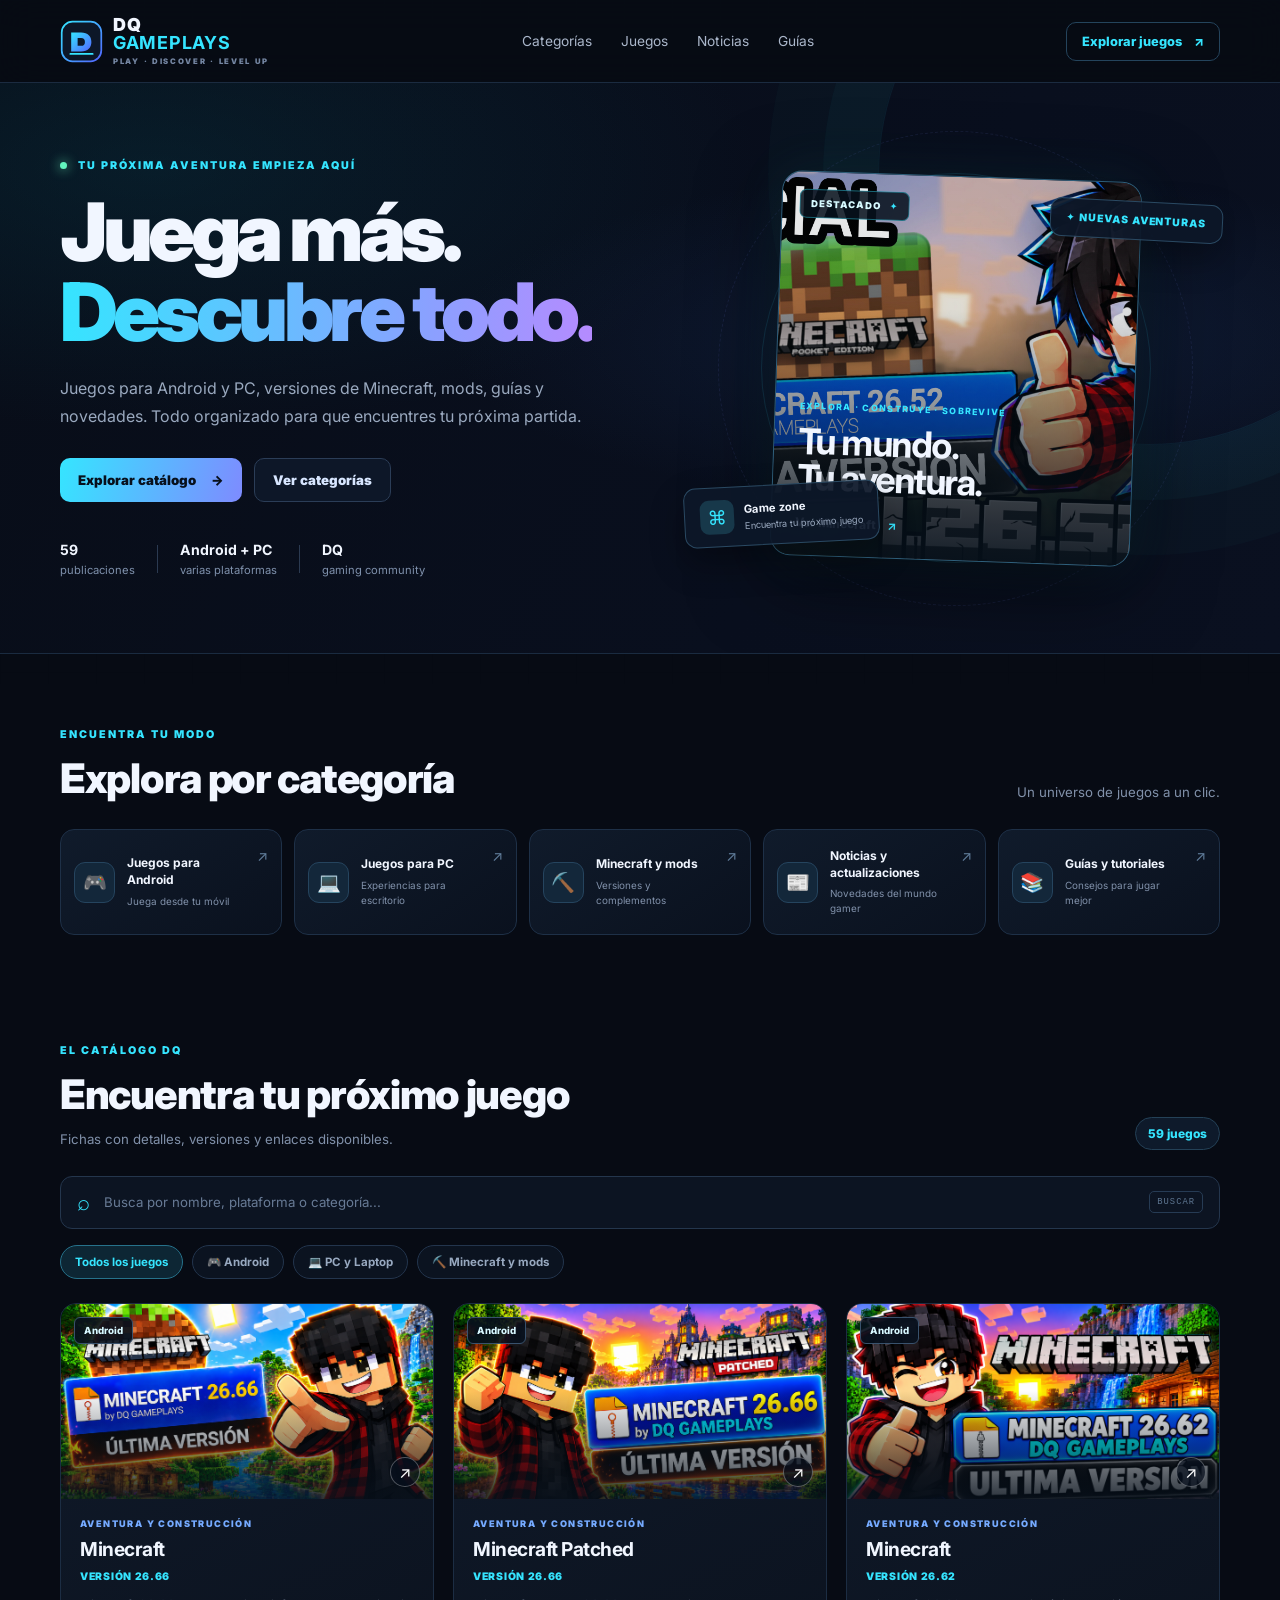
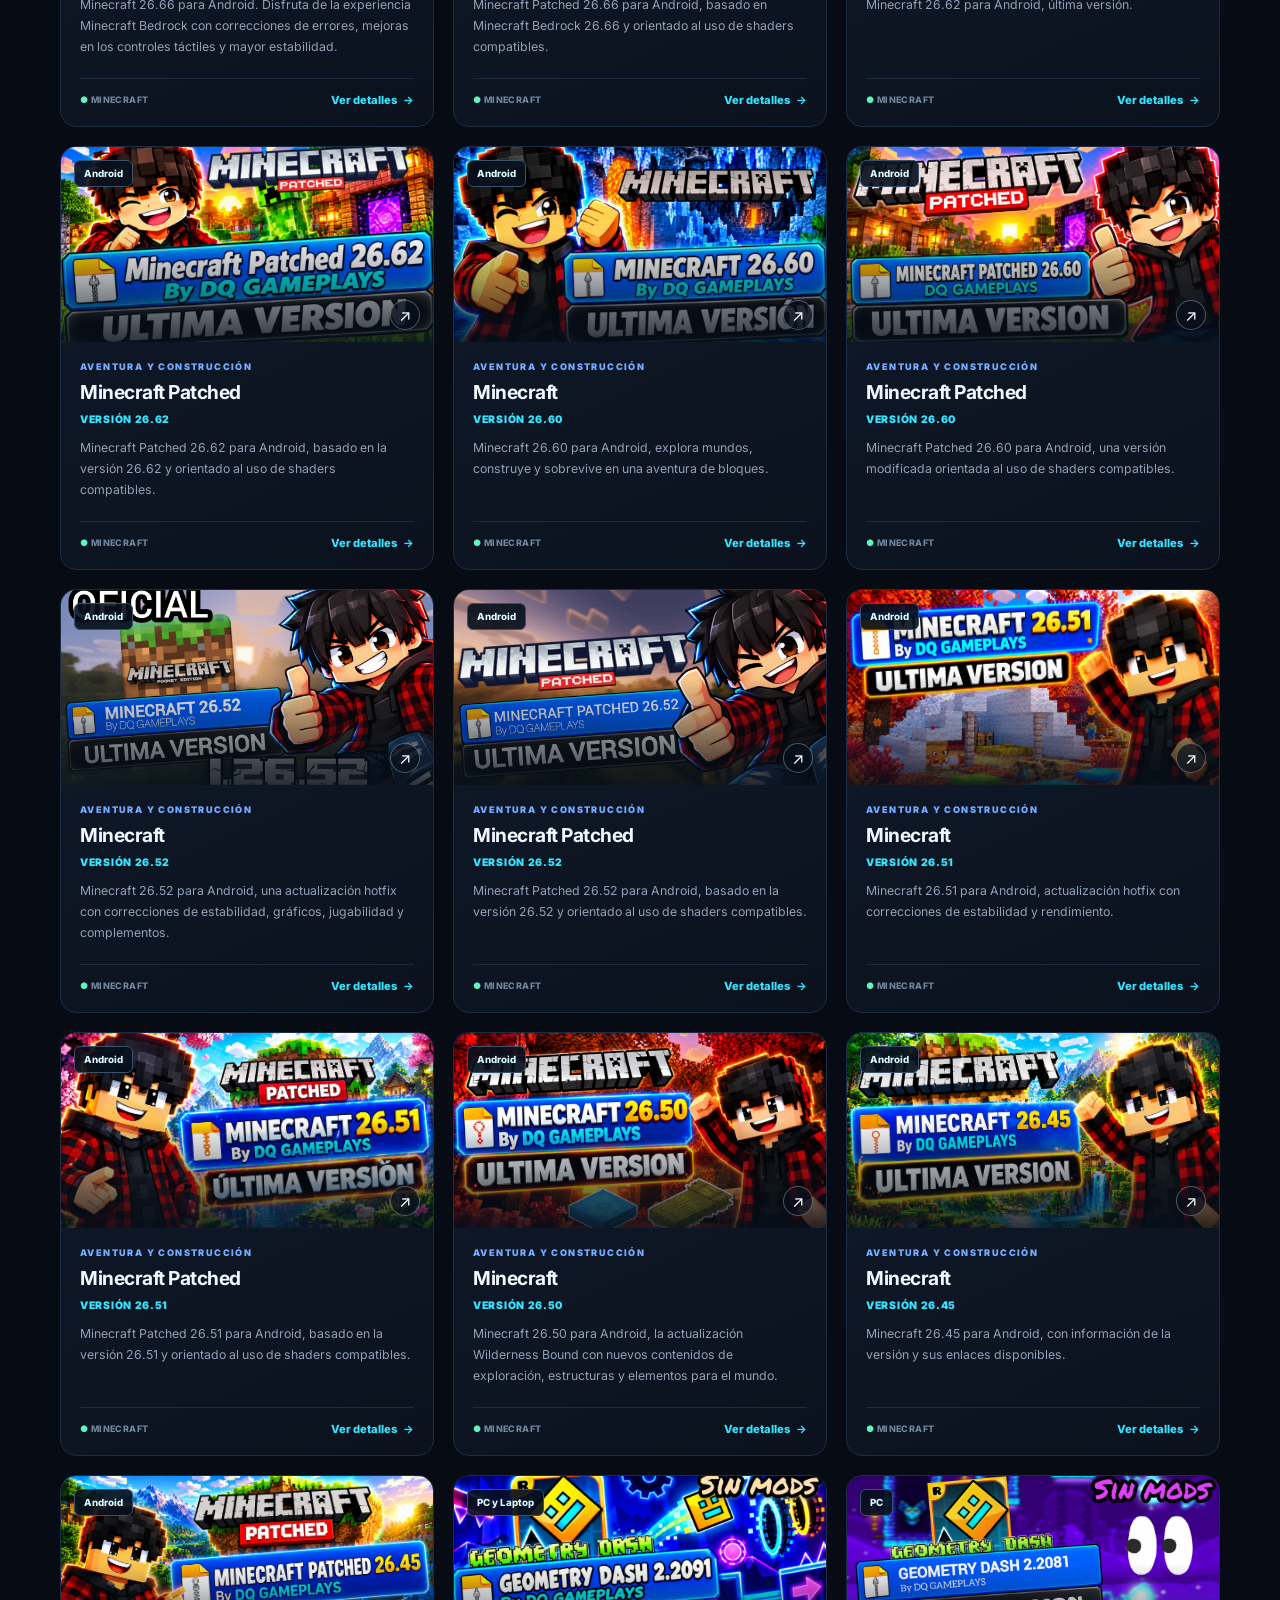
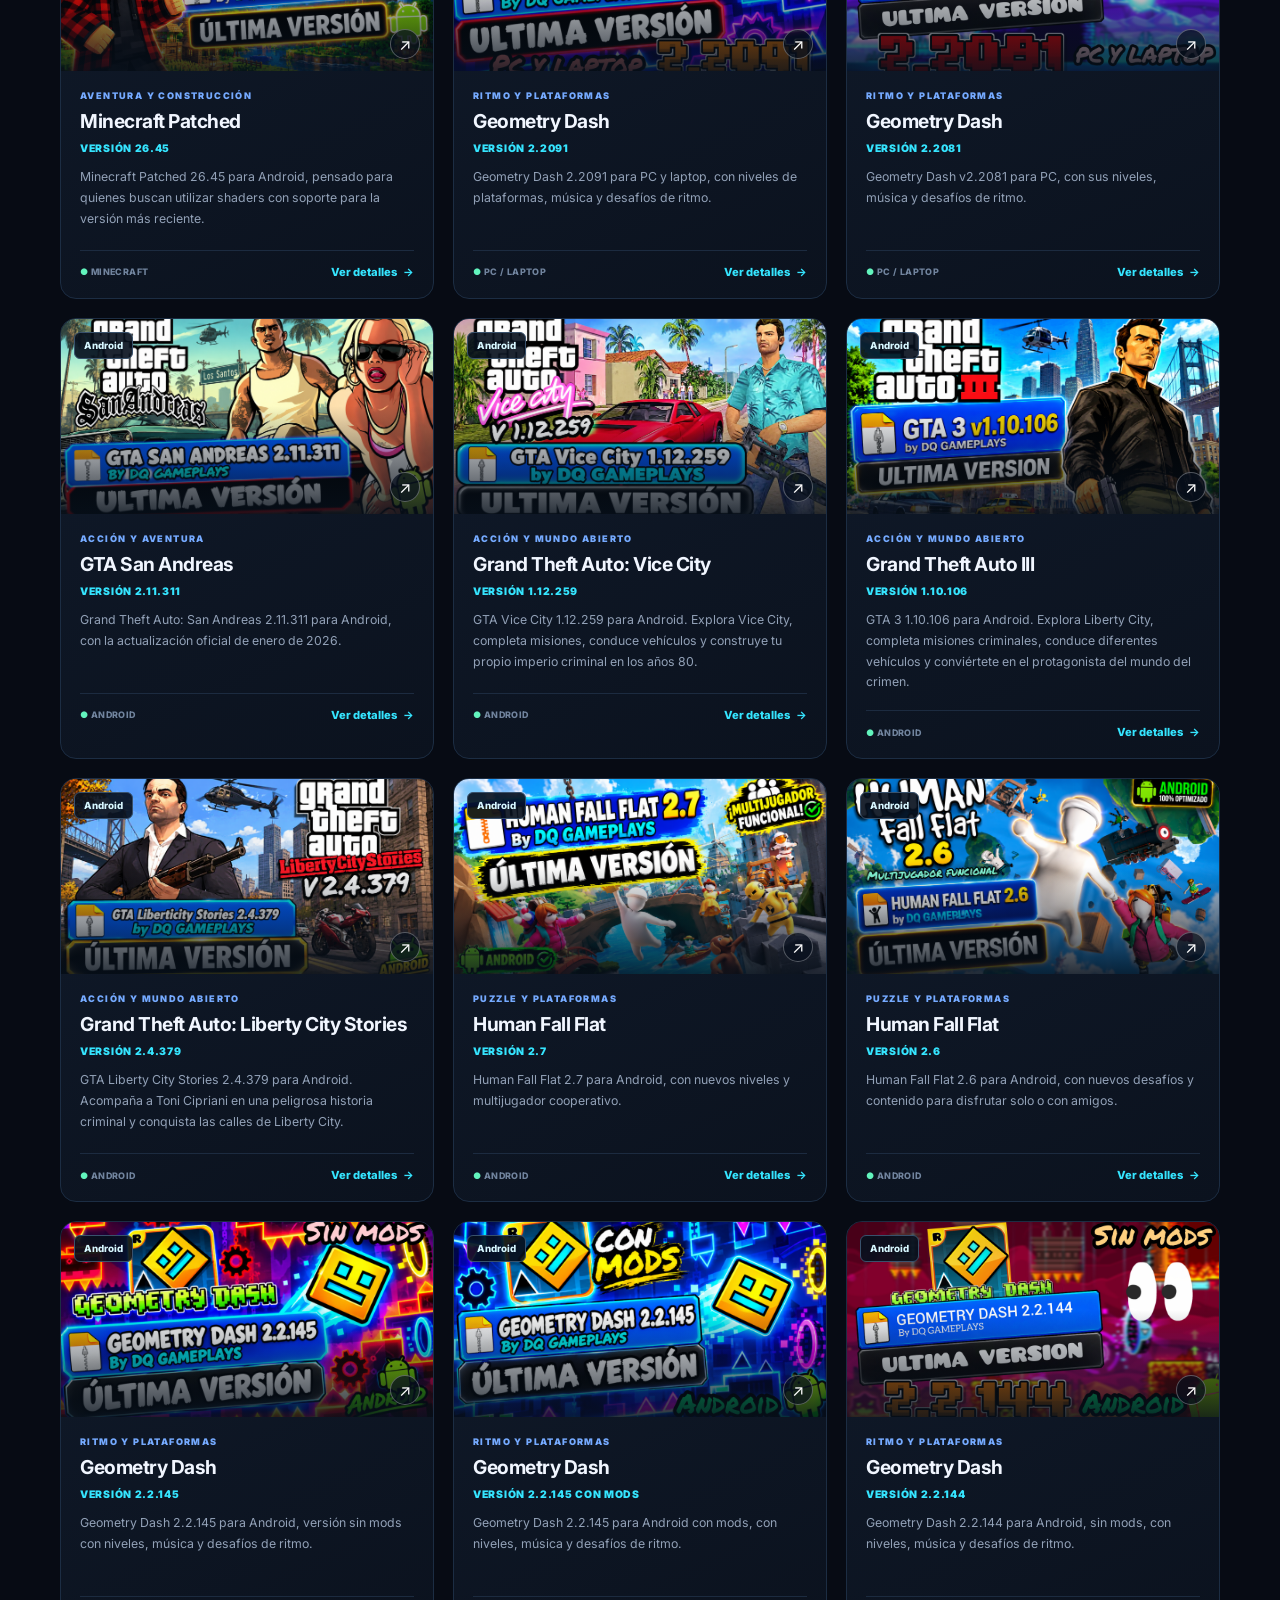
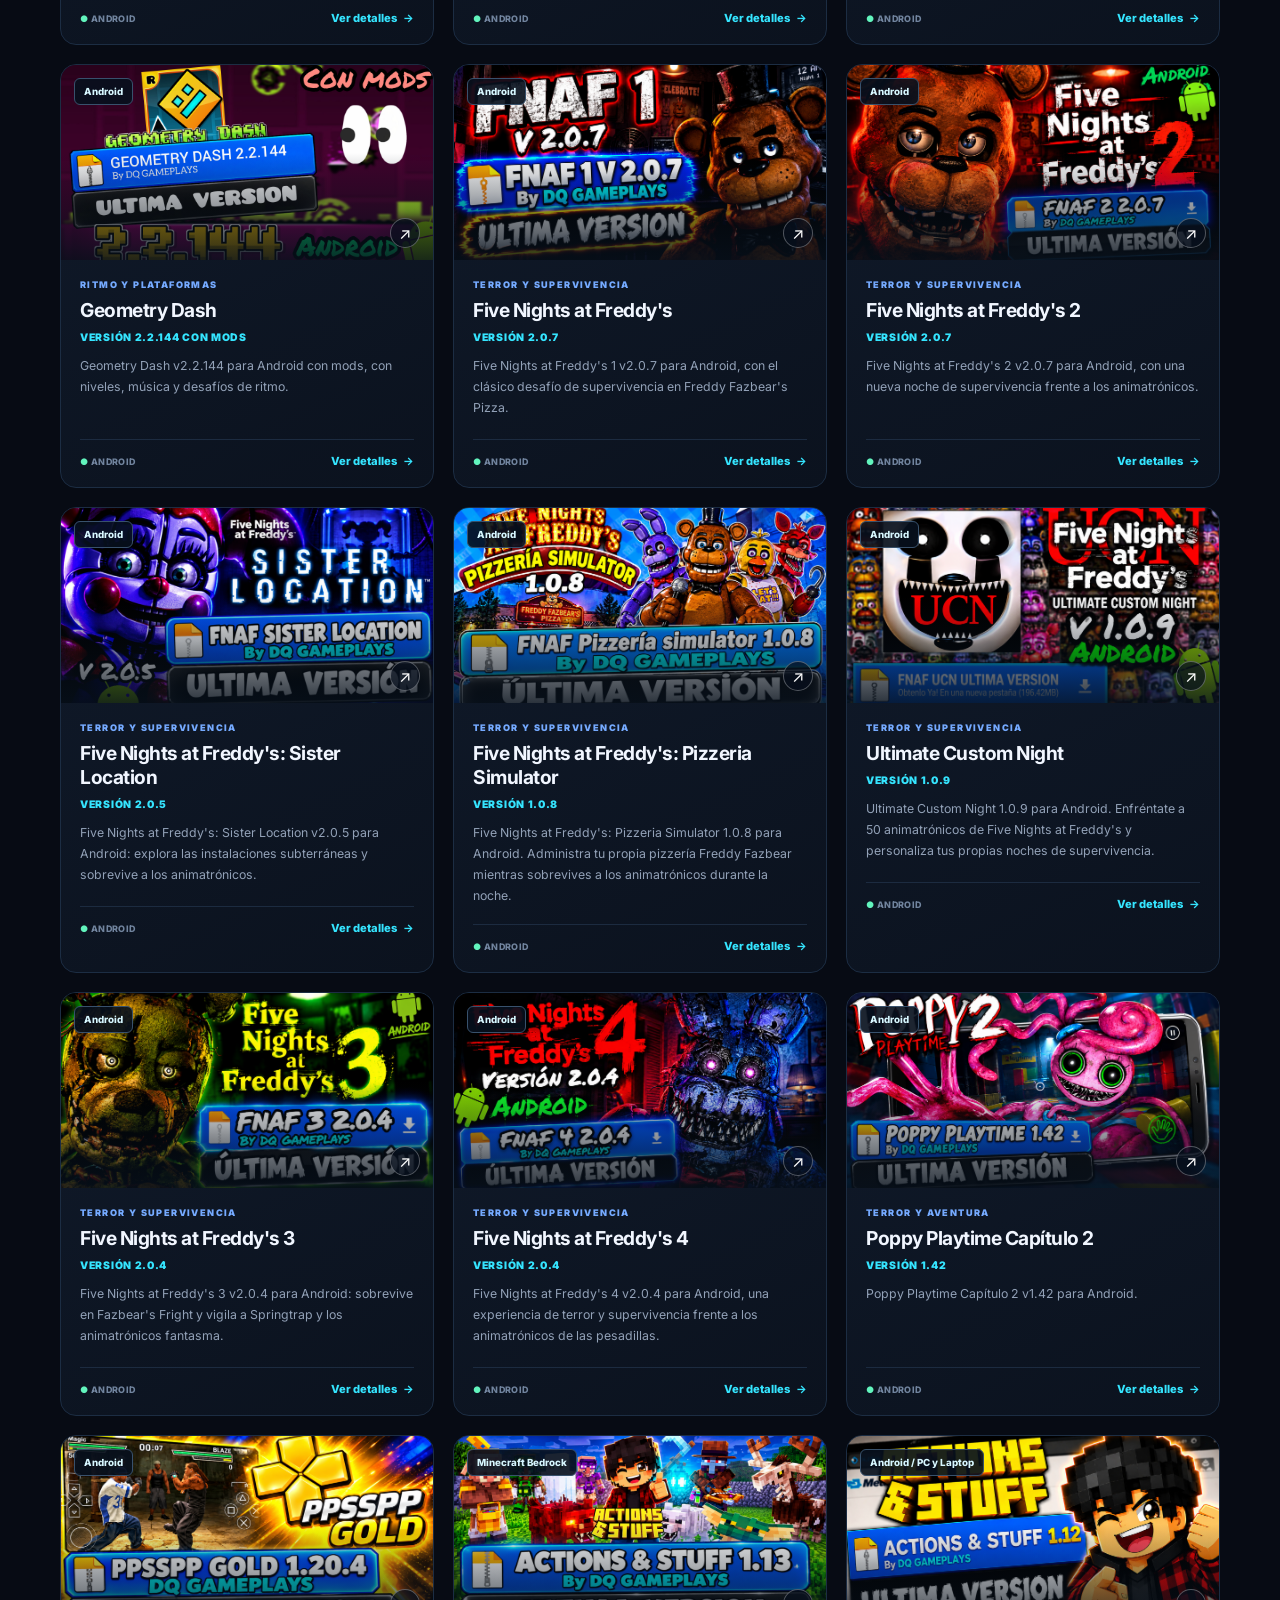
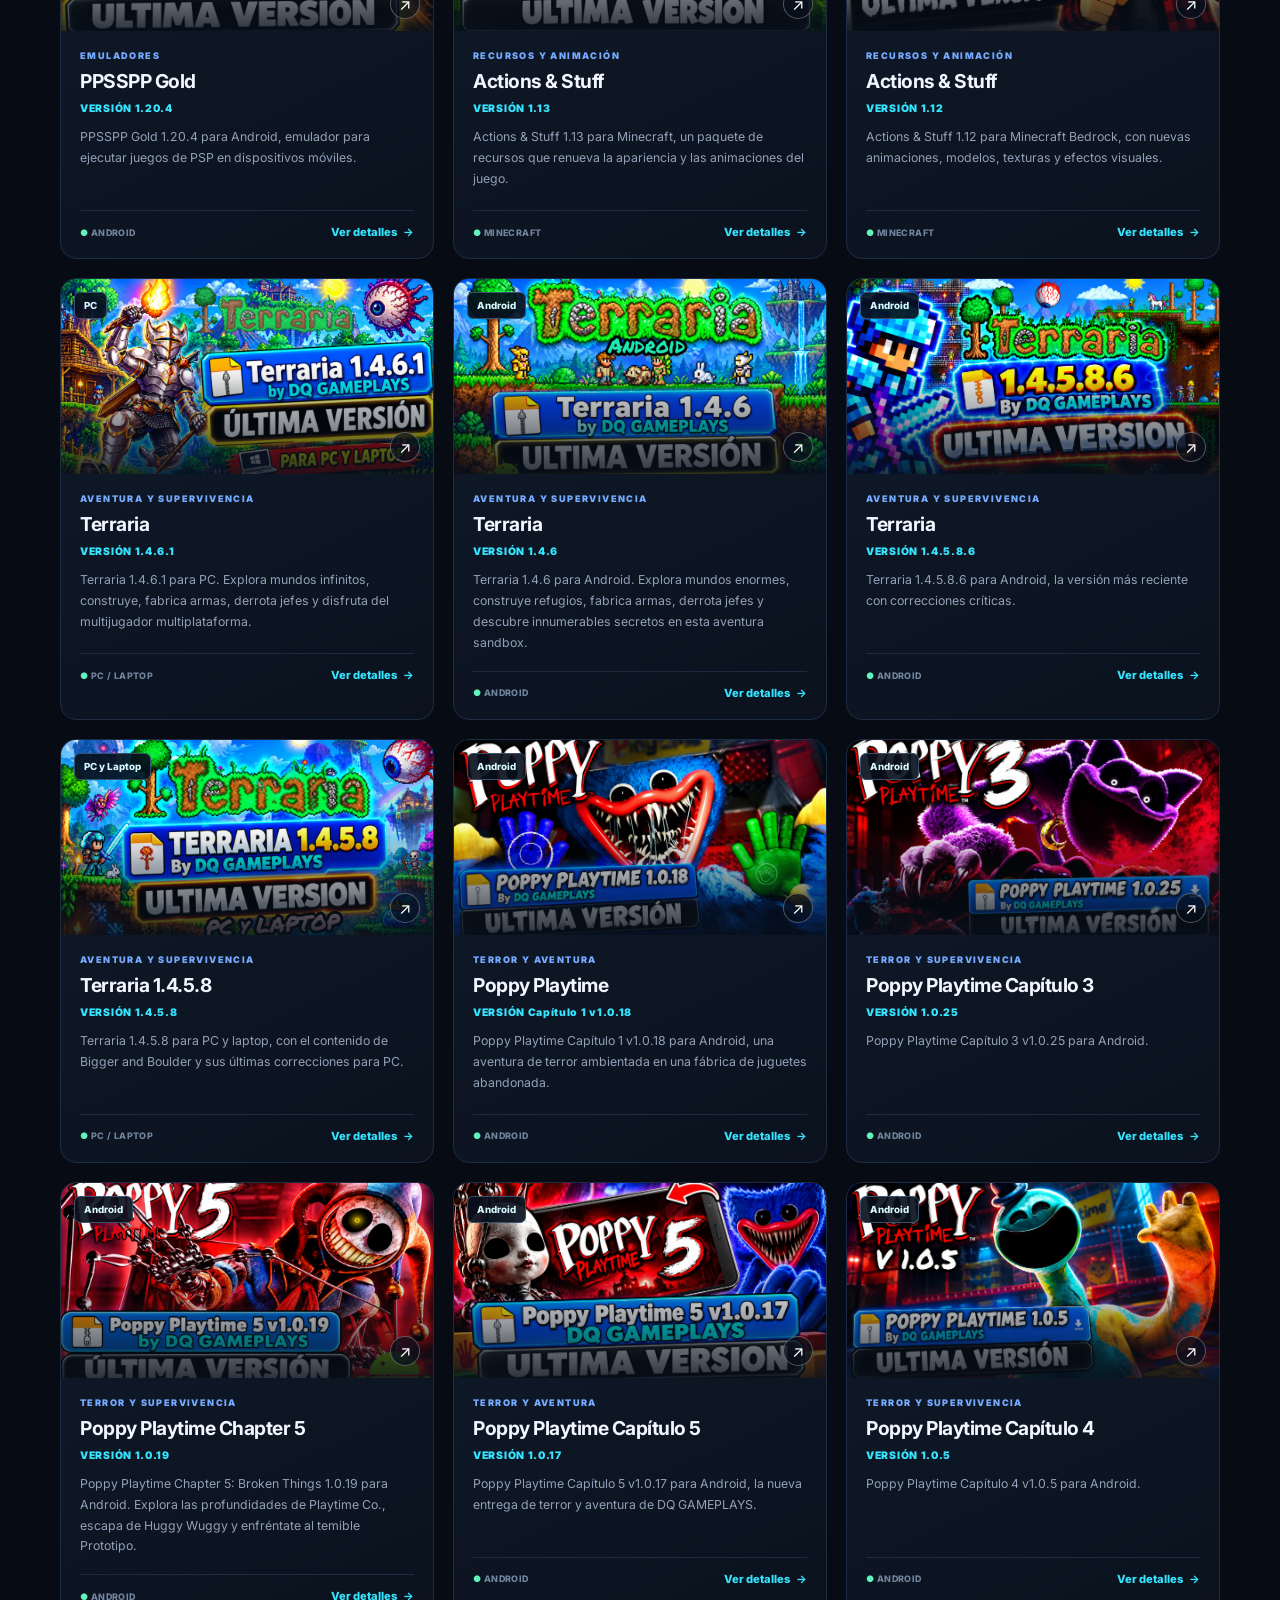
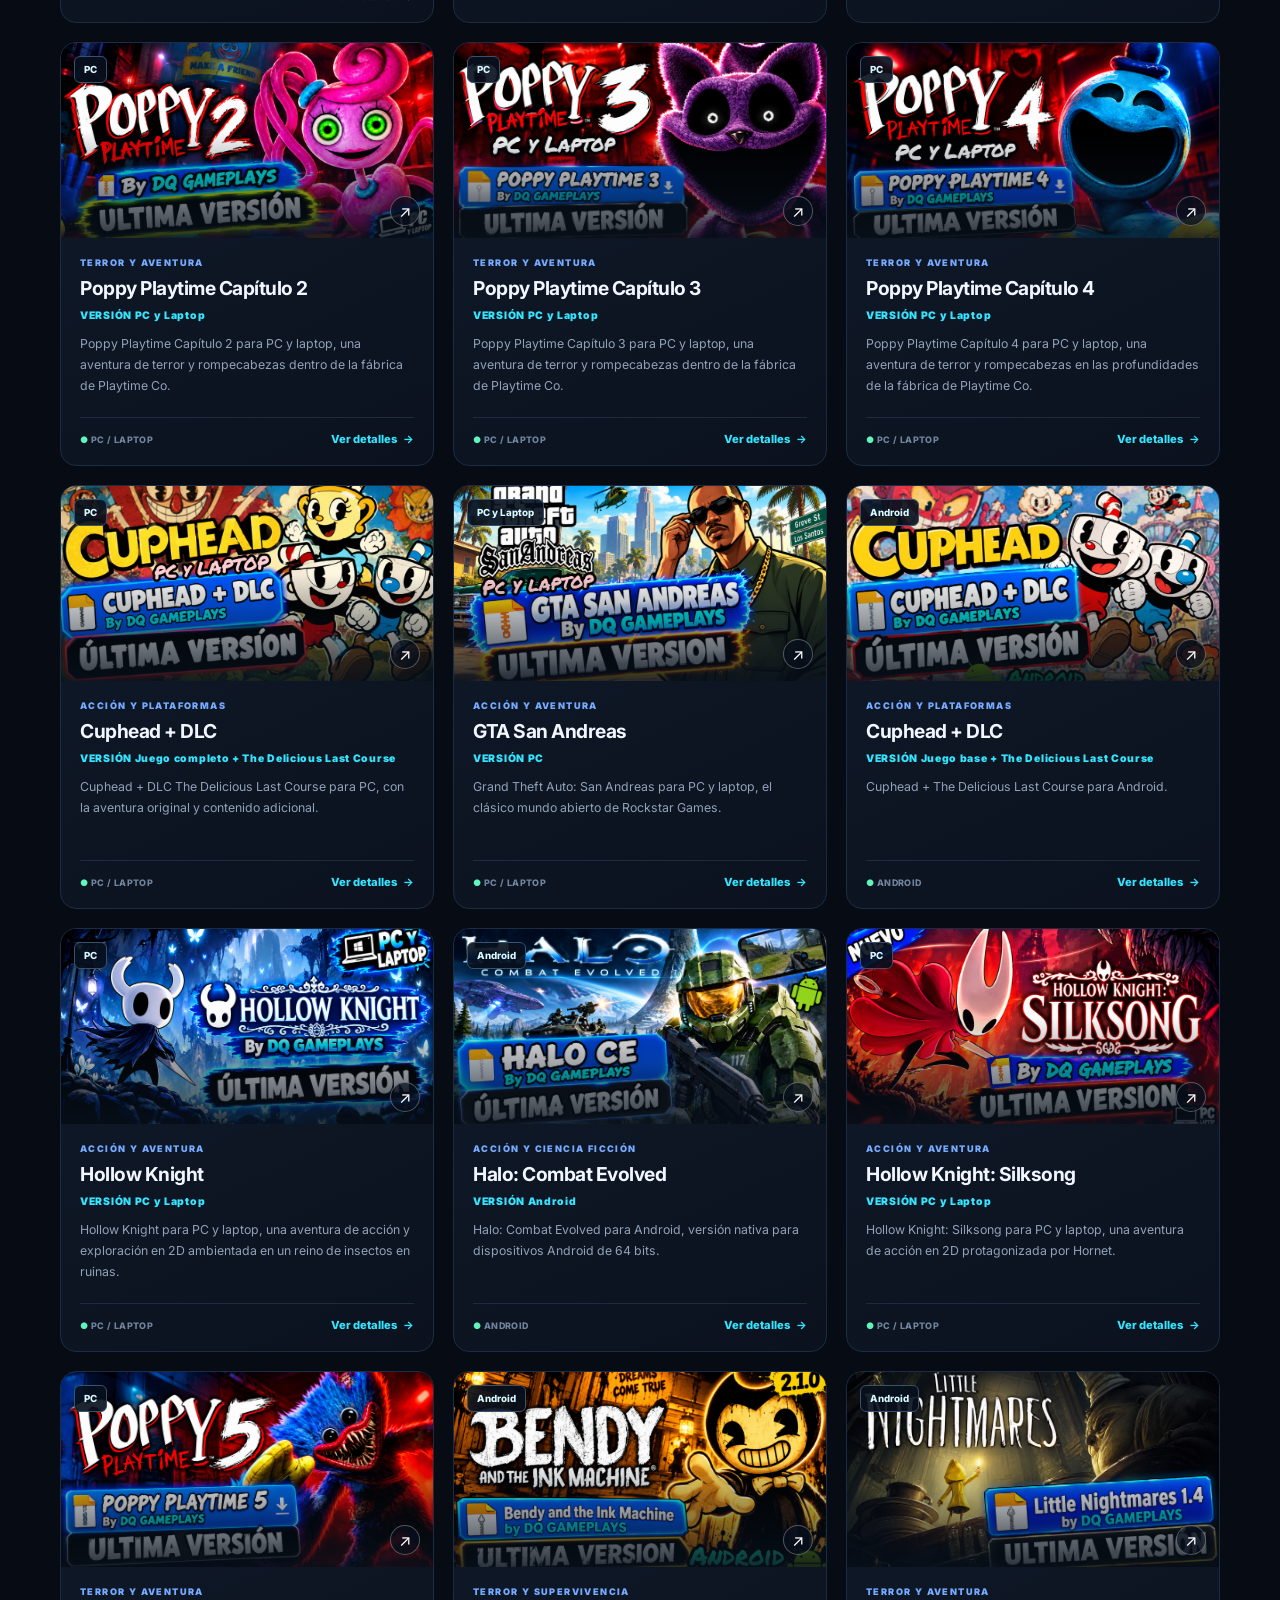
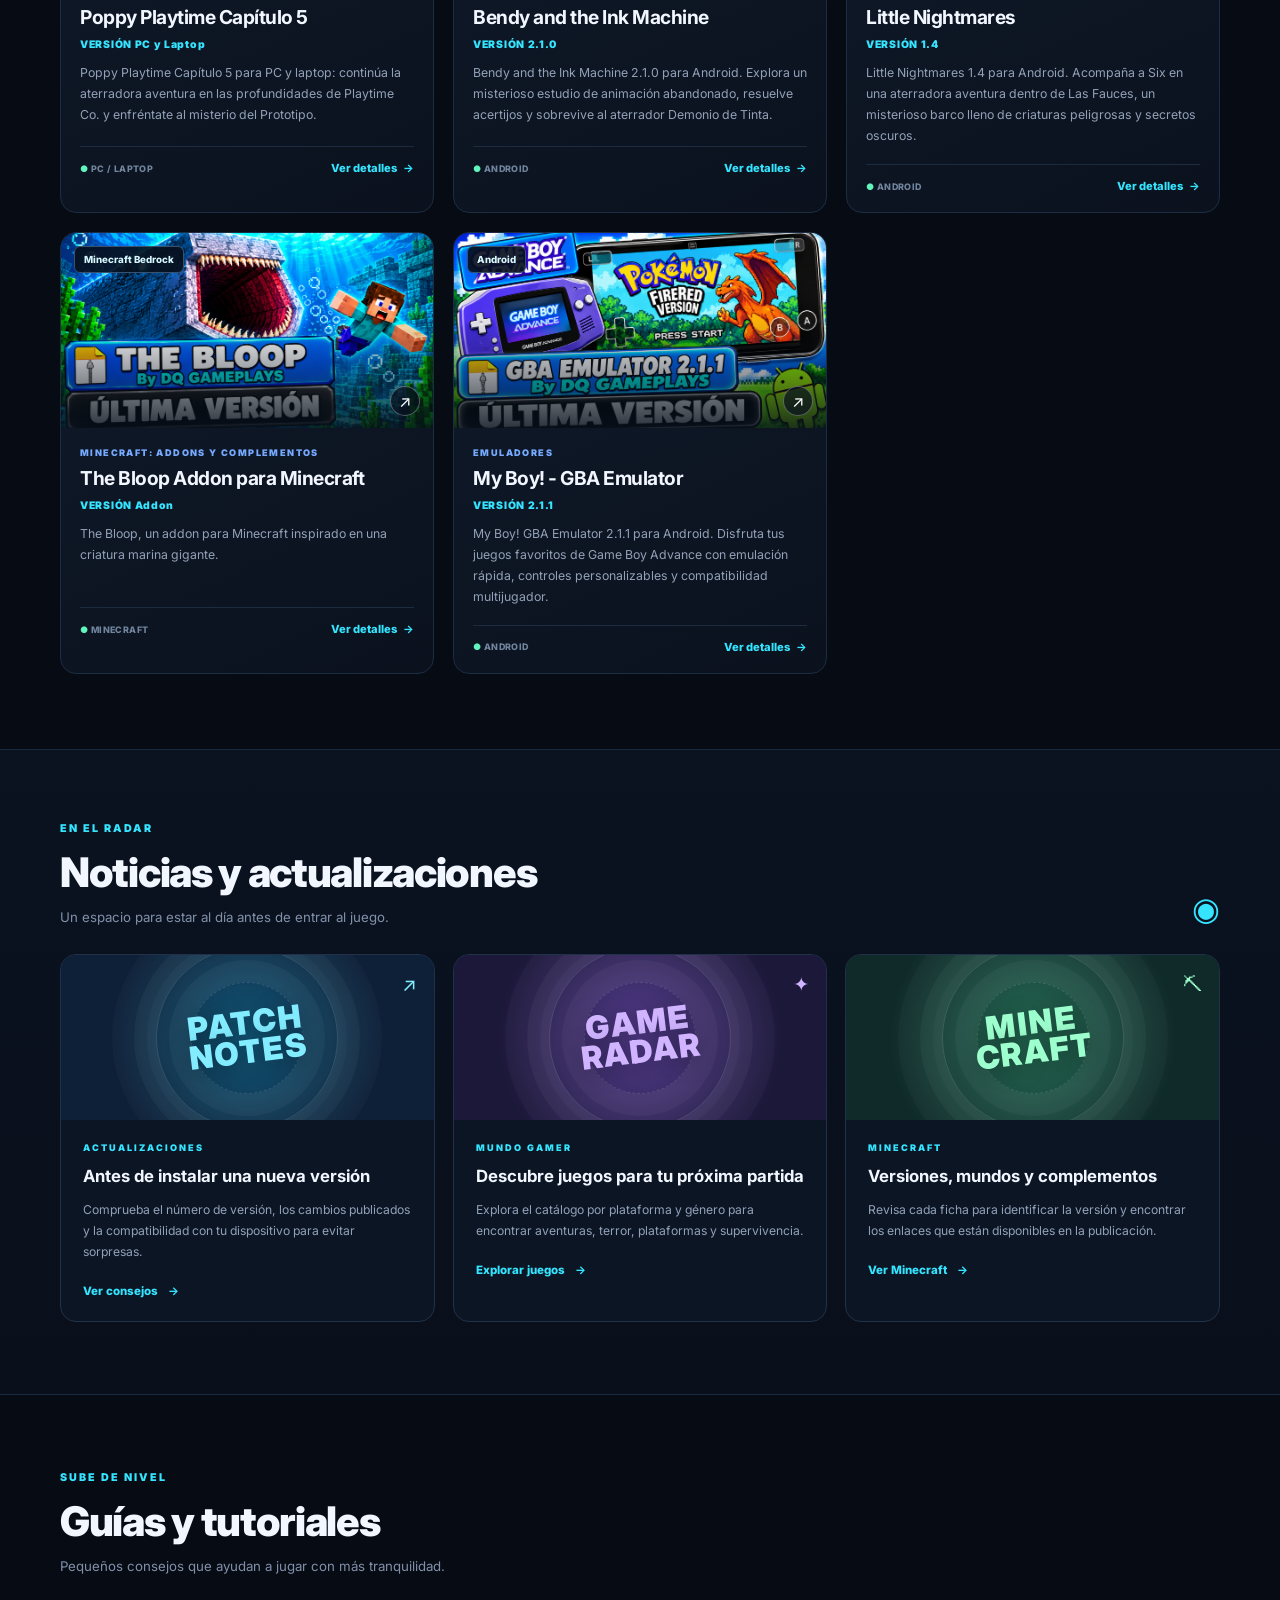
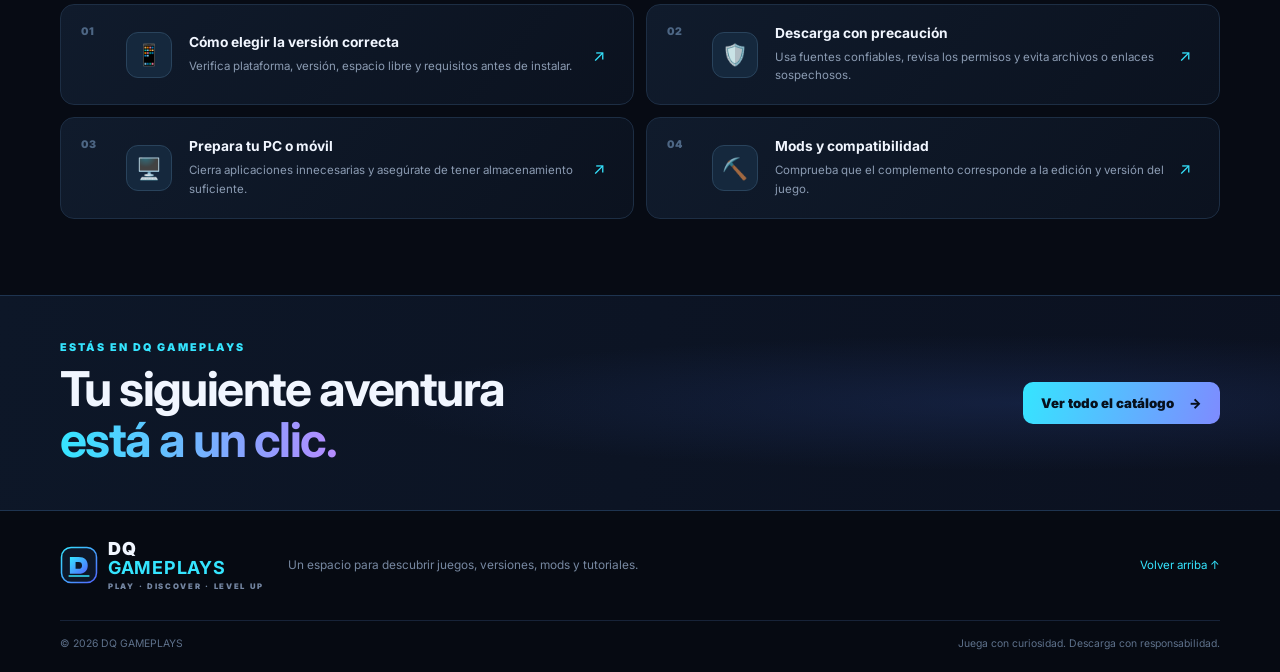
<file: index.html>
<!doctype html>
<html lang="es">
<head>
<meta charset="utf-8"><meta name="viewport" content="width=device-width,initial-scale=1">
<title>DQ GAMEPLAYS | Juegos para Android, PC y Minecraft</title>
<meta name="description" content="Descubre juegos para Android y PC, versiones, mods de Minecraft, guías y novedades en DQ GAMEPLAYS.">
<meta name="theme-color" content="#070b14">
<link rel="icon" href="logo.svg" type="image/svg+xml">
<link rel="preconnect" href="https://fonts.googleapis.com"><link rel="preconnect" href="https://fonts.gstatic.com" crossorigin>
<link href="https://fonts.googleapis.com/css2?family=Inter:wght@400;500;600;700;800;900&display=swap" rel="stylesheet">
<link rel="stylesheet" href="styles.css?v=6">
</head>
<body>
<header class="header"><div class="wrap nav">
<a class="logo" href="index.html" aria-label="DQ GAMEPLAYS, inicio"><img src="logo.svg" alt=""/><span>DQ <b>GAMEPLAYS</b><small>PLAY · DISCOVER · LEVEL UP</small></span></a>
<button class="menu-toggle" id="menuToggle" aria-label="Abrir menú" aria-expanded="false">☰</button>
<nav id="mainNav"><a href="#categorias">Categorías</a><a href="#juegos">Juegos</a><a href="#noticias">Noticias</a><a href="#guias">Guías</a></nav>
<a class="nav-cta" href="#juegos">Explorar juegos <span>↗</span></a>
</div></header>
<main>
<section class="hero"><div class="wrap hero-inner">
<div class="hero-copy"><p class="eyebrow"><span class="live-dot"></span> TU PRÓXIMA AVENTURA EMPIEZA AQUÍ</p><h1>Juega más.<br><em>Descubre todo.</em></h1><p class="lead">Juegos para Android y PC, versiones de Minecraft, mods, guías y novedades. Todo organizado para que encuentres tu próxima partida.</p>
<div class="hero-actions"><a class="btn" href="#juegos">Explorar catálogo <span>→</span></a><a class="btn btn-ghost" href="#categorias">Ver categorías</a></div>
<div class="hero-stats"><div><strong id="heroGameCount">30+</strong><span>publicaciones</span></div><i></i><div><strong>Android + PC</strong><span>varias plataformas</span></div><i></i><div><strong>DQ</strong><span>gaming community</span></div></div>
</div><div class="hero-art"><div class="hero-orbit orbit-one"></div><div class="hero-orbit orbit-two"></div><div class="hero-feature"><img src="minecraft-26-52.png" alt="Minecraft"/><div class="feature-shade"></div><div class="feature-tag">DESTACADO <span>✦</span></div><div class="feature-copy"><span>EXPLORA · CONSTRUYE · SOBREVIVE</span><h2>Tu mundo.<br>Tu aventura.</h2><a href="game.html?id=minecraft-26-52">Ver Minecraft <b>↗</b></a></div></div><div class="floating-chip chip-top">✦ NUEVAS AVENTURAS</div><div class="floating-chip chip-bottom"><span class="chip-icon">⌘</span><span><b>Game zone</b><small>Encuentra tu próximo juego</small></span></div></div>
</div></section>
<section class="wrap category-section" id="categorias"><div class="section-title"><div><p class="eyebrow">ENCUENTRA TU MODO</p><h2>Explora por categoría</h2></div><p class="section-note">Un universo de juegos a un clic.</p></div>
<div class="category-grid">
<button class="category-card" data-filter="android"><span class="category-icon">🎮</span><span><b>Juegos para Android</b><small>Juega desde tu móvil</small></span><i>↗</i></button>
<button class="category-card" data-filter="pc"><span class="category-icon">💻</span><span><b>Juegos para PC</b><small>Experiencias para escritorio</small></span><i>↗</i></button>
<button class="category-card" data-filter="minecraft"><span class="category-icon">⛏️</span><span><b>Minecraft y mods</b><small>Versiones y complementos</small></span><i>↗</i></button>
<a class="category-card" href="#noticias"><span class="category-icon">📰</span><span><b>Noticias y actualizaciones</b><small>Novedades del mundo gamer</small></span><i>↗</i></a>
<a class="category-card" href="#guias"><span class="category-icon">📚</span><span><b>Guías y tutoriales</b><small>Consejos para jugar mejor</small></span><i>↗</i></a>
</div></section>
<section id="juegos" class="wrap catalog"><div class="section-title"><div><p class="eyebrow">EL CATÁLOGO DQ</p><h2>Encuentra tu próximo juego</h2><p class="section-note">Fichas con detalles, versiones y enlaces disponibles.</p></div><span id="count" class="count-pill"></span></div>
<div class="catalog-tools"><label class="searchbox"><span>⌕</span><input id="search" placeholder="Busca por nombre, plataforma o categoría..." aria-label="Buscar un juego"><kbd>BUSCAR</kbd></label><button id="clearFilter" class="clear-filter hidden">Ver todos ×</button></div>
<div class="filter-row" id="filterRow"><button class="filter-chip active" data-filter="all">Todos los juegos</button><button class="filter-chip" data-filter="android">🎮 Android</button><button class="filter-chip" data-filter="pc">💻 PC y Laptop</button><button class="filter-chip" data-filter="minecraft">⛏️ Minecraft y mods</button></div>
<div id="games" class="grid"></div><div id="empty" class="empty hidden"><span>⌕</span><h3>No encontramos ese juego</h3><p>Prueba con otro nombre o cambia la categoría.</p></div></section>
<section id="noticias" class="editorial-section"><div class="wrap"><div class="section-title"><div><p class="eyebrow">EN EL RADAR</p><h2>Noticias y actualizaciones</h2><p class="section-note">Un espacio para estar al día antes de entrar al juego.</p></div><span class="section-symbol">◉</span></div><div class="editorial-grid">
<article class="editorial-card news-card"><div class="editorial-art art-blue"><span>PATCH<br>NOTES</span><i>↗</i></div><div class="editorial-copy"><p class="eyebrow">ACTUALIZACIONES</p><h3>Antes de instalar una nueva versión</h3><p>Comprueba el número de versión, los cambios publicados y la compatibilidad con tu dispositivo para evitar sorpresas.</p><a href="#guias">Ver consejos <b>→</b></a></div></article>
<article class="editorial-card news-card"><div class="editorial-art art-purple"><span>GAME<br>RADAR</span><i>✦</i></div><div class="editorial-copy"><p class="eyebrow">MUNDO GAMER</p><h3>Descubre juegos para tu próxima partida</h3><p>Explora el catálogo por plataforma y género para encontrar aventuras, terror, plataformas y supervivencia.</p><a href="#juegos">Explorar juegos <b>→</b></a></div></article>
<article class="editorial-card news-card"><div class="editorial-art art-green"><span>MINE<br>CRAFT</span><i>⛏</i></div><div class="editorial-copy"><p class="eyebrow">MINECRAFT</p><h3>Versiones, mundos y complementos</h3><p>Revisa cada ficha para identificar la versión y encontrar los enlaces que están disponibles en la publicación.</p><a href="#juegos" data-jump-filter="minecraft">Ver Minecraft <b>→</b></a></div></article>
</div></div></section>
<section id="guias" class="wrap guides-section"><div class="section-title"><div><p class="eyebrow">SUBE DE NIVEL</p><h2>Guías y tutoriales</h2><p class="section-note">Pequeños consejos que ayudan a jugar con más tranquilidad.</p></div></div><div class="guide-grid">
<article class="guide-card"><span class="guide-number">01</span><span class="guide-icon">📱</span><div><h3>Cómo elegir la versión correcta</h3><p>Verifica plataforma, versión, espacio libre y requisitos antes de instalar.</p></div><span class="guide-arrow">↗</span></article>
<article class="guide-card"><span class="guide-number">02</span><span class="guide-icon">🛡️</span><div><h3>Descarga con precaución</h3><p>Usa fuentes confiables, revisa los permisos y evita archivos o enlaces sospechosos.</p></div><span class="guide-arrow">↗</span></article>
<article class="guide-card"><span class="guide-number">03</span><span class="guide-icon">🖥️</span><div><h3>Prepara tu PC o móvil</h3><p>Cierra aplicaciones innecesarias y asegúrate de tener almacenamiento suficiente.</p></div><span class="guide-arrow">↗</span></article>
<article class="guide-card"><span class="guide-number">04</span><span class="guide-icon">⛏️</span><div><h3>Mods y compatibilidad</h3><p>Comprueba que el complemento corresponde a la edición y versión del juego.</p></div><span class="guide-arrow">↗</span></article>
</div></section>
<section class="community-band"><div class="wrap community-inner"><div><p class="eyebrow">ESTÁS EN DQ GAMEPLAYS</p><h2>Tu siguiente aventura<br><em>está a un clic.</em></h2></div><a class="btn" href="#juegos">Ver todo el catálogo <span>→</span></a></div></section>
</main>
<footer><div class="wrap footer-main"><a class="logo footer-logo" href="index.html"><img src="logo.svg" alt=""/><span>DQ <b>GAMEPLAYS</b><small>PLAY · DISCOVER · LEVEL UP</small></span></a><p>Un espacio para descubrir juegos, versiones, mods y tutoriales.</p><a href="#top" class="back-top">Volver arriba ↑</a></div><div class="wrap footer-bottom"><span>© <span id="year"></span> DQ GAMEPLAYS</span><span>Juega con curiosidad. Descarga con responsabilidad.</span></div></footer>
<script src="app.js?v=6"></script>
</body></html>
</file>
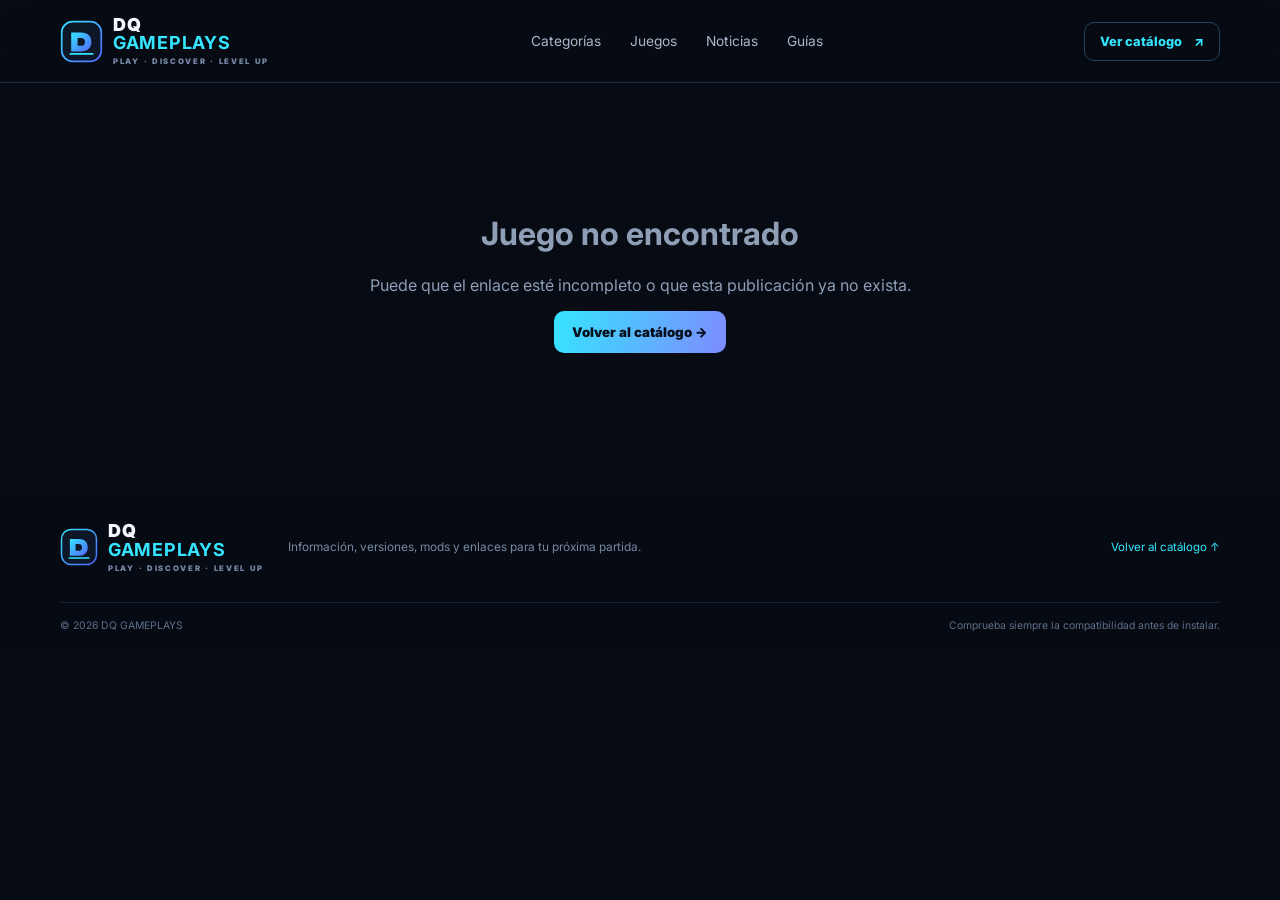
<file: game.html>
<!doctype html>
<html lang="es"><head><meta charset="utf-8"><meta name="viewport" content="width=device-width,initial-scale=1"><meta name="theme-color" content="#070b14"><meta name="description" content="Ficha del juego en DQ GAMEPLAYS: descripción, características, requisitos, preguntas frecuentes y enlaces disponibles."><link rel="icon" href="logo.svg" type="image/svg+xml"><link rel="preconnect" href="https://fonts.googleapis.com"><link href="https://fonts.googleapis.com/css2?family=Inter:wght@400;500;600;700;800;900&display=swap" rel="stylesheet"><link rel="stylesheet" href="styles.css?v=6"><title>Juego | DQ GAMEPLAYS</title></head>
<body><header class="header"><div class="wrap nav"><a class="logo" href="index.html"><img src="logo.svg" alt=""/><span>DQ <b>GAMEPLAYS</b><small>PLAY · DISCOVER · LEVEL UP</small></span></a><button class="menu-toggle" id="menuToggle" aria-label="Abrir menú" aria-expanded="false">☰</button><nav id="mainNav"><a href="index.html#categorias">Categorías</a><a href="index.html#juegos">Juegos</a><a href="index.html#noticias">Noticias</a><a href="index.html#guias">Guías</a></nav><a class="nav-cta" href="index.html#juegos">Ver catálogo <span>↗</span></a></div></header>
<main class="detail" id="game"><div class="empty"><p>Cargando ficha del juego…</p></div></main>
<footer><div class="wrap footer-main"><a class="logo footer-logo" href="index.html"><img src="logo.svg" alt=""/><span>DQ <b>GAMEPLAYS</b><small>PLAY · DISCOVER · LEVEL UP</small></span></a><p>Información, versiones, mods y enlaces para tu próxima partida.</p><a href="index.html#juegos" class="back-top">Volver al catálogo ↑</a></div><div class="wrap footer-bottom"><span>© <span id="year"></span> DQ GAMEPLAYS</span><span>Comprueba siempre la compatibilidad antes de instalar.</span></div></footer>
<script src="app.js?v=6"></script><script>
(async()=>{const root=document.getElementById('game');try{const data=await loadData(),id=new URLSearchParams(location.search).get('id'),g=(data.games||[]).find(x=>x.id===id);const esc=s=>String(s??'').replace(/[&<>"']/g,c=>({'&':'&amp;','<':'&lt;','>':'&gt;','"':'&quot;',"'":'&#39;'}[c]));document.getElementById('year').textContent=new Date().getFullYear();const nav=document.getElementById('mainNav'),toggle=document.getElementById('menuToggle');toggle.addEventListener('click',()=>{const o=nav.classList.toggle('nav-open');toggle.setAttribute('aria-expanded',String(o));toggle.textContent=o?'✕':'☰'});if(!g){root.innerHTML='<div class="empty"><h1>Juego no encontrado</h1><p>Puede que el enlace esté incompleto o que esta publicación ya no exista.</p><a class="btn" href="index.html#juegos">Volver al catálogo →</a></div>';return}document.title=`${g.name} ${g.version} | DQ GAMEPLAYS`;const platform=String(g.platform||'');const requirements=platform.toLowerCase().includes('android')&&!platform.toLowerCase().includes('pc')?['Android compatible con la versión publicada.','Espacio libre suficiente para descargar e instalar el archivo.','Permite la instalación únicamente si confías en el origen del archivo.']:platform.toLowerCase().includes('android')?['Comprueba si el paquete corresponde a Android, PC o ambos antes de descargar.','Revisa el espacio libre y la compatibilidad del dispositivo.','En PC, verifica el sistema operativo y los requisitos de la publicación enlazada.']:['PC o laptop compatible con el juego.','Sistema operativo y espacio libre según la edición descargada.','Comprueba los requisitos oficiales del juego antes de instalar.'];const features=Array.isArray(g.features)?g.features:[];const links=Array.isArray(g.links)?g.links:[];const related=(data.games||[]).filter(x=>x.id!==g.id&&(x.platform===g.platform||x.category===g.category)).slice(0,3);root.innerHTML=`<div class="detail-breadcrumb"><a class="text-link" href="index.html">← Inicio</a><span class="muted"> / ${esc(g.name)}</span></div><section class="game-image-wrap"><img class="game-image" src="${esc(g.image||'')}" alt="Portada de ${esc(g.name)} ${esc(g.version)}" onerror="this.style.display='none'"></section><section class="detail-top"><p class="eyebrow">${esc(g.platform)} · ${esc(g.category||'JUEGO')}</p><h1>${esc(g.name)} <strong>${esc(g.version)}</strong></h1><p class="lead">${esc(g.short||g.description||'Consulta la información y los enlaces disponibles para este juego.')}</p><div class="detail-meta"><span class="meta-pill"><b>Plataforma:</b> ${esc(g.platform)}</span><span class="meta-pill"><b>Versión:</b> ${esc(g.version)}</span><span class="meta-pill"><b>Ficha revisada:</b> 9 oct. 2026</span></div></section><section class="info"><h2>Acerca de este juego</h2><p>${esc(g.description||g.short||'La descripción detallada de esta publicación aún no está disponible.')}</p></section><section class="info"><h2>Características y novedades</h2>${features.length?`<ul>${features.map(x=>`<li>${esc(x)}</li>`).join('')}</ul>`:'<p>Consulta la descripción de la edición enlazada para conocer sus características específicas.</p>'}</section><section class="info"><h2>Requisitos y compatibilidad</h2><p class="muted">Los requisitos exactos pueden variar según la edición y el dispositivo. Comprueba la información del desarrollador o del distribuidor antes de instalar.</p><ul>${requirements.map(x=>`<li>${esc(x)}</li>`).join('')}</ul></section><section class="info"><h2>Enlaces disponibles</h2><p>Estos son los enlaces que acompañan esta publicación. Lee los detalles de cada página de destino y descarga solo si confías en la fuente.</p><div class="links">${links.length?links.map(x=>`<a class="btn" target="_blank" rel="noopener noreferrer" href="${esc(x.url)}">${esc(x.label||'Abrir enlace')} ↗</a>`).join(''):'<p>No hay enlaces registrados para esta publicación.</p>'}</div></section><section class="info"><h2>Preguntas frecuentes</h2><div class="faq-item"><h3>¿Esta versión funciona en mi dispositivo?</h3><p>Depende de la plataforma, la versión del sistema y los requisitos de la edición. Revisa la compatibilidad antes de descargar.</p></div><div class="faq-item"><h3>¿Cómo puedo instalarlo?</h3><p>Abre uno de los enlaces disponibles y sigue las instrucciones de la fuente. En Android, ten especial cuidado con los archivos APK y sus permisos; en PC, analiza los archivos antes de ejecutarlos.</p></div><div class="faq-item"><h3>¿La descarga está alojada en DQ GAMEPLAYS?</h3><p>No necesariamente. Los botones pueden llevar a servicios externos. DQ GAMEPLAYS presenta los enlaces incluidos en la ficha, pero no controla la disponibilidad ni el contenido de esas páginas.</p></div><div class="faq-item"><h3>¿Cómo sé cuándo se actualizó el juego?</h3><p>La versión aparece en la parte superior. La fecha de revisión corresponde a esta ficha del sitio; si no se indica una fecha oficial de lanzamiento, consulta la fuente enlazada para confirmarla.</p></div></section>${related.length?`<section class="info"><h2>También te puede interesar</h2><div class="related-grid">${related.map(x=>`<a class="related-card" href="game.html?id=${encodeURIComponent(x.id)}"><b>${esc(x.name)}</b><span>${esc(x.platform)} · ${esc(x.version)} →</span></a>`).join('')}</div></section>`:''}`;nav.querySelectorAll('a').forEach(a=>a.addEventListener('click',()=>{nav.classList.remove('nav-open');toggle.setAttribute('aria-expanded','false');toggle.textContent='☰'}));}catch(e){console.error(e);root.innerHTML='<div class="empty"><h1>No se pudo cargar esta ficha</h1><p>Comprueba que games.json esté disponible y vuelve a intentarlo.</p><a class="btn" href="index.html">Volver al inicio</a></div>'}})();
</script></body></html>
</file>
<file: styles.css>
:root{--bg:#070b14;--panel:#0d1422;--panel2:#101b2c;--line:#1d2b40;--text:#f1f6ff;--muted:#9aa9bf;--cyan:#35e5ff;--blue:#6575ff;--purple:#a56bff;--green:#62f4bd;--glow:0 0 30px #35e5ff12}*{box-sizing:border-box}html{scroll-behavior:smooth;scroll-padding-top:92px}body{margin:0;background:var(--bg);color:var(--text);font-family:Inter,system-ui,sans-serif;overflow-x:hidden}body:before{content:"";position:fixed;inset:0;z-index:-1;pointer-events:none;background-image:linear-gradient(#23334a14 1px,transparent 1px),linear-gradient(90deg,#23334a14 1px,transparent 1px);background-size:48px 48px;mask-image:linear-gradient(to bottom,#000,transparent 78%)}a{color:inherit;text-decoration:none}button,input{font:inherit}.wrap{width:min(1160px,92%);margin-inline:auto}.header{position:sticky;top:0;z-index:30;background:#070b14e8;backdrop-filter:blur(18px);border-bottom:1px solid #1b2b40}.nav{height:82px;display:flex;align-items:center;justify-content:space-between;gap:25px}.logo{display:flex;align-items:center;gap:10px;font-size:1.12rem;font-weight:900;letter-spacing:.7px;flex-shrink:0}.logo img{width:43px;height:43px}.logo span{display:flex;flex-direction:column;line-height:1.05}.logo b{color:var(--cyan)}.logo small{margin-top:5px;color:#7486a2;font-size:.48rem;letter-spacing:1.7px}.nav nav{display:flex;gap:29px;align-items:center}.nav nav a,.back{font-size:.86rem;color:#aab7ca;transition:color .2s}.nav nav a:hover,.back:hover{color:var(--cyan)}.nav-cta{padding:11px 15px;border:1px solid #24445c;border-radius:10px;color:var(--cyan);font-size:.8rem;font-weight:800;white-space:nowrap}.nav-cta span{margin-left:9px}.menu-toggle{display:none;border:1px solid var(--line);background:var(--panel);color:var(--cyan);border-radius:9px;padding:8px 12px;font-size:1.15rem}.hero{position:relative;overflow:hidden;border-bottom:1px solid #1a2b40;background:radial-gradient(ellipse at 76% 45%,#14274a88 0,transparent 38%),radial-gradient(ellipse at 12% 15%,#073b4a55 0,transparent 38%),linear-gradient(120deg,#080d18,#090f1e 65%,#0a1020)}.hero:after{content:"";position:absolute;right:-140px;top:-180px;width:540px;height:540px;border:1px solid #35e5ff13;border-radius:50%;box-shadow:0 0 0 55px #35e5ff08,0 0 0 110px #35e5ff05;pointer-events:none}.hero-inner{min-height:570px;display:grid;grid-template-columns:1.05fr .95fr;align-items:center;gap:48px;padding-block:55px;position:relative;z-index:1}.hero-copy{padding:8px 0}.eyebrow{margin:0 0 12px;color:var(--cyan);font-size:.67rem;font-weight:900;letter-spacing:2px;text-transform:uppercase}.live-dot{display:inline-block;width:7px;height:7px;border-radius:50%;background:var(--green);box-shadow:0 0 12px var(--green);margin-right:7px}.hero h1{font-size:clamp(3.1rem,6.3vw,5.5rem);line-height:.99;letter-spacing:-4.5px;margin:20px 0 22px;font-weight:900}.hero h1 em,.community-band h2 em{font-style:normal;background:linear-gradient(90deg,var(--cyan),#8ba0ff 70%,#b58bff);background-clip:text;-webkit-background-clip:text;color:transparent}.lead{color:var(--muted);line-height:1.8;max-width:560px;font-size:1rem}.hero-actions{display:flex;flex-wrap:wrap;gap:12px;margin-top:27px}.btn{display:inline-flex;align-items:center;justify-content:center;gap:15px;padding:13px 18px;border-radius:10px;background:linear-gradient(105deg,#35e5ff,#7e8bff);color:#07101c;font-size:.83rem;font-weight:900;border:0;transition:transform .2s,filter .2s;cursor:pointer}.btn:hover{transform:translateY(-2px);filter:brightness(1.08)}.btn-ghost{background:#0d1728;border:1px solid #2b3d57;color:#d7e6ff}.hero-stats{display:flex;align-items:center;gap:22px;margin-top:39px}.hero-stats div{display:flex;flex-direction:column;gap:5px}.hero-stats strong{font-size:.88rem}.hero-stats span{color:#7f91ac;font-size:.7rem}.hero-stats i{height:28px;width:1px;background:#2b3a51}.hero-art{min-height:410px;position:relative;display:grid;place-items:center}.hero-orbit{position:absolute;border:1px solid #3bdcfb25;border-radius:50%;aspect-ratio:1}.orbit-one{width:390px}.orbit-two{width:475px;border-style:dashed;border-color:#7c8aff1b}.hero-feature{position:relative;width:min(360px,85%);height:385px;border-radius:20px;overflow:hidden;border:1px solid #3f83a5a8;box-shadow:0 20px 80px #0009,0 0 50px #35e5ff17;transform:rotate(2deg);background:#101b2c}.hero-feature>img{width:100%;height:100%;object-fit:cover;position:absolute;inset:0}.feature-shade{position:absolute;inset:0;background:linear-gradient(180deg,#06101a18 10%,#06101a22 35%,#06101aef 100%)}.feature-tag{position:absolute;top:17px;left:17px;background:#08121ddc;border:1px solid #35e5ff66;border-radius:7px;padding:8px 10px;font-size:.59rem;letter-spacing:1.3px;font-weight:900;color:#d7faff}.feature-tag span{color:var(--cyan);margin-left:5px}.feature-copy{position:absolute;left:24px;right:20px;bottom:24px}.feature-copy>span{font-size:.55rem;letter-spacing:1.3px;color:var(--cyan);font-weight:800}.feature-copy h2{font-size:2.25rem;line-height:1.02;letter-spacing:-1.5px;margin:10px 0 15px}.feature-copy a{font-size:.75rem;color:#d7e7ff;font-weight:800}.feature-copy a b{color:var(--cyan);margin-left:8px}.floating-chip{position:absolute;z-index:2;display:flex;align-items:center;gap:10px;background:#0c1728ed;border:1px solid #2a4962;border-radius:12px;padding:12px 15px;box-shadow:0 15px 35px #0005}.chip-top{top:38px;right:-3px;color:var(--cyan);font-size:.65rem;letter-spacing:1px;font-weight:900;transform:rotate(3deg)}.chip-bottom{left:-8px;bottom:29px;transform:rotate(-3deg)}.chip-icon{display:grid;place-items:center;width:34px;height:34px;border-radius:9px;background:#17384a;color:var(--cyan);font-size:1.2rem}.chip-bottom b,.chip-bottom small{display:block}.chip-bottom b{font-size:.7rem}.chip-bottom small{font-size:.58rem;color:var(--muted);margin-top:4px}.category-section{padding:74px 0 34px}.section-title{display:flex;justify-content:space-between;align-items:end;gap:24px;margin-bottom:26px}.section-title h2{font-size:clamp(1.8rem,3.5vw,2.55rem);letter-spacing:-1.3px;margin:0;font-weight:850}.section-note{margin:10px 0 0;color:#8191aa;font-size:.83rem;line-height:1.6}.section-symbol{font-size:2rem;color:var(--cyan)}.category-grid{display:grid;grid-template-columns:repeat(5,minmax(0,1fr));gap:12px}.category-card{display:flex;align-items:center;gap:12px;text-align:left;padding:17px 13px;min-height:106px;background:linear-gradient(145deg,#101b2b,#0a111e);border:1px solid #1e3047;border-radius:14px;transition:.2s;cursor:pointer;color:inherit;font:inherit}.category-card:hover{border-color:#35e5ff8c;transform:translateY(-3px);box-shadow:var(--glow)}.category-icon{display:grid;place-items:center;flex:0 0 41px;width:41px;height:41px;background:#13273a;border:1px solid #25445e;border-radius:11px;font-size:1.2rem}.category-card>span:nth-child(2){min-width:0;flex:1}.category-card b,.category-card small{display:block}.category-card b{font-size:.75rem;line-height:1.4}.category-card small{font-size:.62rem;color:#8191aa;line-height:1.5;margin-top:5px}.category-card>i{font-style:normal;color:#607c9a;font-size:.9rem;align-self:flex-start}.catalog{padding:75px 0}.count-pill{padding:8px 12px;border:1px solid #244157;background:#0e1a2b;border-radius:99px;color:var(--cyan);font-size:.75rem;font-weight:800;white-space:nowrap}.catalog-tools{display:flex;gap:12px;align-items:center;margin-bottom:16px}.searchbox{display:flex;align-items:center;gap:12px;flex:1;padding:14px 16px;border:1px solid #24364d;background:#0c1422;border-radius:12px;color:var(--cyan)}.searchbox>span{font-size:1.4rem;line-height:1}.searchbox input{border:0;outline:0;background:transparent;color:#fff;width:100%;min-width:0;font-size:.83rem}.searchbox input::placeholder{color:#687b96}.searchbox kbd{font-size:.55rem;letter-spacing:1px;color:#5e7691;border:1px solid #263b54;border-radius:5px;padding:5px 7px}.clear-filter{background:#14263a;border:1px solid #2c4a65;color:var(--cyan);padding:12px 15px;border-radius:10px;cursor:pointer}.filter-row{display:flex;gap:9px;flex-wrap:wrap;margin:0 0 24px}.filter-chip{border:1px solid #23354d;border-radius:99px;padding:9px 14px;background:#0b1320;color:#98a9c0;font-size:.72rem;font-weight:700;cursor:pointer;transition:.2s}.filter-chip:hover,.filter-chip.active{color:var(--cyan);border-color:#26728b;background:#0d2634}.grid{display:grid;grid-template-columns:repeat(3,minmax(0,1fr));gap:19px}.card{min-width:0;border:1px solid #1c2d43;background:linear-gradient(155deg,#101a2a,#0b121e);border-radius:16px;overflow:hidden;transition:transform .22s,border-color .22s,box-shadow .22s}.card:hover{transform:translateY(-5px);border-color:#3a8ca5;box-shadow:0 18px 45px #0004,0 0 22px #35e5ff0b}.cover{height:195px;display:block;position:relative;overflow:hidden;background:linear-gradient(135deg,#13263d,#09101b)}.cover:after{content:"";position:absolute;inset:45% 0 0;background:linear-gradient(transparent,#07101bd9);pointer-events:none}.cover img{position:absolute;inset:0;width:100%;height:100%;display:block;object-fit:cover;transition:transform .45s}.card:hover .cover img{transform:scale(1.05)}.cover small{position:absolute;top:13px;left:13px;z-index:2;padding:7px 9px;border-radius:6px;background:#07101de8;border:1px solid #38516c;color:#d7f7ff;font-size:.61rem;font-weight:800}.cover-open{position:absolute;z-index:2;right:13px;bottom:12px;width:30px;height:30px;display:grid;place-items:center;border:1px solid #ffffff4c;border-radius:50%;background:#07101dba;color:#fff}.card-body{padding:19px}.card-body .eyebrow{font-size:.57rem;letter-spacing:1.4px;margin-bottom:8px;color:#75aaff}.card h3{font-size:1.2rem;letter-spacing:-.5px;margin:0 0 9px}.version{color:var(--cyan);font-size:.65rem;font-weight:900;letter-spacing:.7px;margin-bottom:12px}.card-body>p:not(.eyebrow){color:#92a1b7;line-height:1.7;font-size:.77rem;margin:0;min-height:66px}.card-foot{border-top:1px solid #1c2b40;margin-top:17px;padding-top:14px;display:flex;align-items:center;justify-content:space-between;gap:8px}.platform-dot{color:#71849e;font-size:.56rem;font-weight:800;letter-spacing:.4px}.platform-dot:first-letter{color:var(--green)}.text-link{font-size:.7rem;color:var(--cyan);font-weight:800;white-space:nowrap}.text-link b{margin-left:4px}.empty{text-align:center;padding:65px 20px;color:#8d9eb5;grid-column:1/-1}.empty>span{font-size:3rem;color:var(--cyan)}.empty h3{color:var(--text)}.hidden{display:none!important}.editorial-section{padding:72px 0;background:linear-gradient(180deg,#0b1220,#09101b);border-top:1px solid #1a2a40;border-bottom:1px solid #1a2a40}.editorial-grid{display:grid;grid-template-columns:repeat(3,minmax(0,1fr));gap:18px}.editorial-card{overflow:hidden;border:1px solid #203149;border-radius:16px;background:#0c1524}.editorial-art{height:165px;position:relative;display:grid;place-items:center;overflow:hidden}.editorial-art:before,.editorial-art:after{content:"";position:absolute;width:180px;height:180px;border:1px solid #ffffff22;border-radius:50%;box-shadow:0 0 0 22px #ffffff09,0 0 0 44px #ffffff06}.editorial-art:after{width:110px;height:110px;border-style:dashed}.editorial-art>span{font-size:2rem;line-height:.9;font-weight:900;letter-spacing:2px;text-align:center;z-index:1;transform:rotate(-7deg);text-shadow:0 4px 25px #0006}.editorial-art>i{position:absolute;right:17px;top:17px;font-style:normal;font-size:1.2rem}.art-blue{background:radial-gradient(circle,#145b7c,#0d2038 65%);color:#83edff}.art-purple{background:radial-gradient(circle,#573f91,#1c1839 70%);color:#d0b4ff}.art-green{background:radial-gradient(circle,#276d56,#102a2a 70%);color:#9effce}.editorial-copy{padding:22px}.editorial-copy .eyebrow{font-size:.57rem}.editorial-copy h3{font-size:1.05rem;line-height:1.4;margin:0 0 10px}.editorial-copy>p:not(.eyebrow){font-size:.76rem;line-height:1.75;color:#91a1b8;margin:0 0 17px}.editorial-copy>a{font-size:.72rem;font-weight:800;color:var(--cyan)}.editorial-copy>a b{margin-left:7px}.guides-section{padding:76px 0}.guide-grid{display:grid;grid-template-columns:repeat(2,minmax(0,1fr));gap:12px}.guide-card{display:grid;grid-template-columns:30px 48px 1fr 20px;align-items:center;gap:15px;padding:20px;background:linear-gradient(130deg,#101b2c,#0b121f);border:1px solid #1d2e44;border-radius:14px;transition:.2s}.guide-card:hover{border-color:#3b738e;transform:translateX(2px)}.guide-number{align-self:start;color:#4d6684;font-size:.66rem;font-weight:900}.guide-icon{width:46px;height:46px;border-radius:12px;background:#15283d;border:1px solid #29435c;display:grid;place-items:center;font-size:1.3rem}.guide-card h3{font-size:.86rem;margin:0 0 7px}.guide-card p{font-size:.72rem;line-height:1.6;color:#8b9bb2;margin:0}.guide-arrow{color:var(--cyan)}.community-band{padding:45px 0;border-block:1px solid #1e3450;background:radial-gradient(ellipse at 80% 50%,#253c7955,transparent 45%),linear-gradient(100deg,#0d1728,#0b1120)}.community-inner{display:flex;align-items:center;justify-content:space-between;gap:30px}.community-band .eyebrow{margin-bottom:10px}.community-band h2{font-size:clamp(1.8rem,4vw,3rem);line-height:1.05;letter-spacing:-1.6px;margin:0}.community-band .btn{white-space:nowrap}footer{background:#060a12}.footer-main{display:flex;align-items:center;gap:24px;padding:29px 0}.footer-logo img{width:38px;height:38px}.footer-main>p{color:#7788a1;font-size:.74rem;flex:1}.back-top{font-size:.72rem;color:var(--cyan)}.footer-bottom{display:flex;justify-content:space-between;gap:15px;padding:16px 0 22px;border-top:1px solid #172338;color:#5e718b;font-size:.65rem}.detail{padding:45px 0 75px;width:min(1000px,92%);margin:auto}.detail-top{padding:30px;border:1px solid #253a54;border-radius:18px;background:radial-gradient(ellipse at 90% 0,#183b5c66,transparent 45%),#0d1625}.detail-top h1{font-size:clamp(2.1rem,5vw,3.7rem);line-height:1.08;letter-spacing:-1.8px;margin:8px 0 14px}.detail-top h1 strong{color:var(--cyan)}.detail-top .lead{margin-bottom:0}.game-image-wrap{width:100%;margin:0 auto 22px;border:1px solid #263b55;border-radius:16px;overflow:hidden;background:#0e151c;line-height:0}.game-image{display:block;width:100%;aspect-ratio:16/9;height:auto;max-height:520px;object-fit:cover}.info{margin-top:16px;padding:25px 28px;border:1px solid #1e3047;border-radius:15px;background:linear-gradient(140deg,#0f1928,#0b121e)}.info h2{margin:0 0 14px;font-size:1.25rem;letter-spacing:-.4px}.info p,.info li{color:#a0afc4;line-height:1.8;font-size:.86rem}.info ul{padding:0;margin:0}.info li{list-style:none;margin:9px 0}.info li:before{content:"✓";color:var(--green);margin-right:10px;font-weight:900}.links{display:flex;flex-wrap:wrap;gap:10px;margin-top:15px}.links .btn{font-size:.75rem}.detail-meta{display:flex;gap:10px;flex-wrap:wrap;margin-top:19px}.meta-pill{padding:8px 11px;border:1px solid #263e59;background:#0c1a2a;border-radius:8px;font-size:.68rem;color:#b8c8dd}.meta-pill b{color:var(--cyan)}.faq-item{border-top:1px solid #213148;padding:14px 0}.faq-item:first-of-type{border-top:0}.faq-item h3{font-size:.86rem;margin:0 0 6px}.faq-item p{margin:0;font-size:.8rem}.related-grid{display:grid;grid-template-columns:repeat(3,minmax(0,1fr));gap:12px}.related-card{padding:15px;border:1px solid #263950;border-radius:10px;background:#0a1422}.related-card b{display:block;font-size:.8rem}.related-card span{display:block;color:#8093ad;font-size:.67rem;margin-top:6px}
@media(max-width:1000px){.category-grid{grid-template-columns:repeat(3,minmax(0,1fr))}.grid{grid-template-columns:repeat(2,minmax(0,1fr))}.hero-inner{gap:20px}.hero-art{transform:scale(.92)}.nav nav{gap:17px}.nav-cta{display:none}}
@media(max-width:720px){.nav{height:70px}.logo{font-size:.98rem}.logo img{width:38px;height:38px}.menu-toggle{display:block;margin-left:auto}.nav nav{display:none;position:absolute;top:70px;left:0;right:0;padding:15px 4% 20px;background:#080e19;border-bottom:1px solid #22344c;flex-direction:column;align-items:stretch;gap:0}.nav nav.nav-open{display:flex}.nav nav a{padding:13px 8px;border-bottom:1px solid #1a293c}.hero-inner{grid-template-columns:1fr;min-height:auto;padding:56px 0 48px}.hero h1{font-size:clamp(3.1rem,12vw,4.6rem);letter-spacing:-3px}.hero-copy{padding:0}.hero-art{min-height:360px;transform:none;margin-top:8px}.hero-feature{width:min(310px,80%);height:330px}.orbit-one{width:310px}.orbit-two{width:370px}.chip-top{right:0;top:18px}.chip-bottom{left:0;bottom:12px}.hero-stats{gap:13px;justify-content:space-between}.hero-stats strong{font-size:.73rem}.hero-stats span{font-size:.61rem}.category-section,.catalog,.guides-section{padding:52px 0}.section-title{align-items:flex-start}.section-title h2{font-size:1.85rem}.section-note{font-size:.75rem}.category-grid{grid-template-columns:repeat(2,minmax(0,1fr));gap:9px}.category-card{padding:13px 10px;gap:9px;min-height:90px}.category-icon{width:36px;height:36px;flex-basis:36px;font-size:1.05rem}.category-card b{font-size:.68rem}.category-card small{font-size:.57rem}.category-card>i{display:none}.grid{gap:12px}.cover{height:150px}.card-body{padding:14px}.card h3{font-size:1rem}.card-body>p:not(.eyebrow){font-size:.72rem;min-height:88px}.card-foot{align-items:flex-start;flex-direction:column}.text-link{white-space:normal}.platform-dot{font-size:.52rem}.searchbox{padding:12px}.searchbox kbd{display:none}.filter-chip{font-size:.66rem;padding:8px 11px}.editorial-section{padding:52px 0}.editorial-grid{grid-template-columns:1fr}.editorial-card{display:grid;grid-template-columns:36% 1fr}.editorial-art{height:100%;min-height:200px}.editorial-art>span{font-size:1.45rem}.editorial-copy{padding:18px}.editorial-copy h3{font-size:.95rem}.editorial-copy>p:not(.eyebrow){font-size:.7rem}.guide-grid{grid-template-columns:1fr}.community-inner{align-items:flex-start;flex-direction:column}.community-band{padding:38px 0}.footer-main{flex-wrap:wrap;gap:13px}.footer-main>p{flex-basis:100%;order:3;margin:0}.footer-bottom{font-size:.59rem}.detail{padding-top:25px}.detail-top{padding:22px}.detail-top h1{font-size:2.25rem}.info{padding:21px}.game-image{max-height:none}.related-grid{grid-template-columns:1fr 1fr}}
@media(max-width:390px){.category-grid{grid-template-columns:1fr}.category-card{min-height:74px}.grid{grid-template-columns:1fr}.cover{height:205px}.card-body>p:not(.eyebrow){min-height:0}.card-foot{flex-direction:row;align-items:center}.editorial-card{grid-template-columns:1fr}.editorial-art{height:140px;min-height:140px}.hero-stats{gap:8px}.hero-stats i{display:none}.footer-bottom{flex-direction:column}.related-grid{grid-template-columns:1fr}}
</file>
